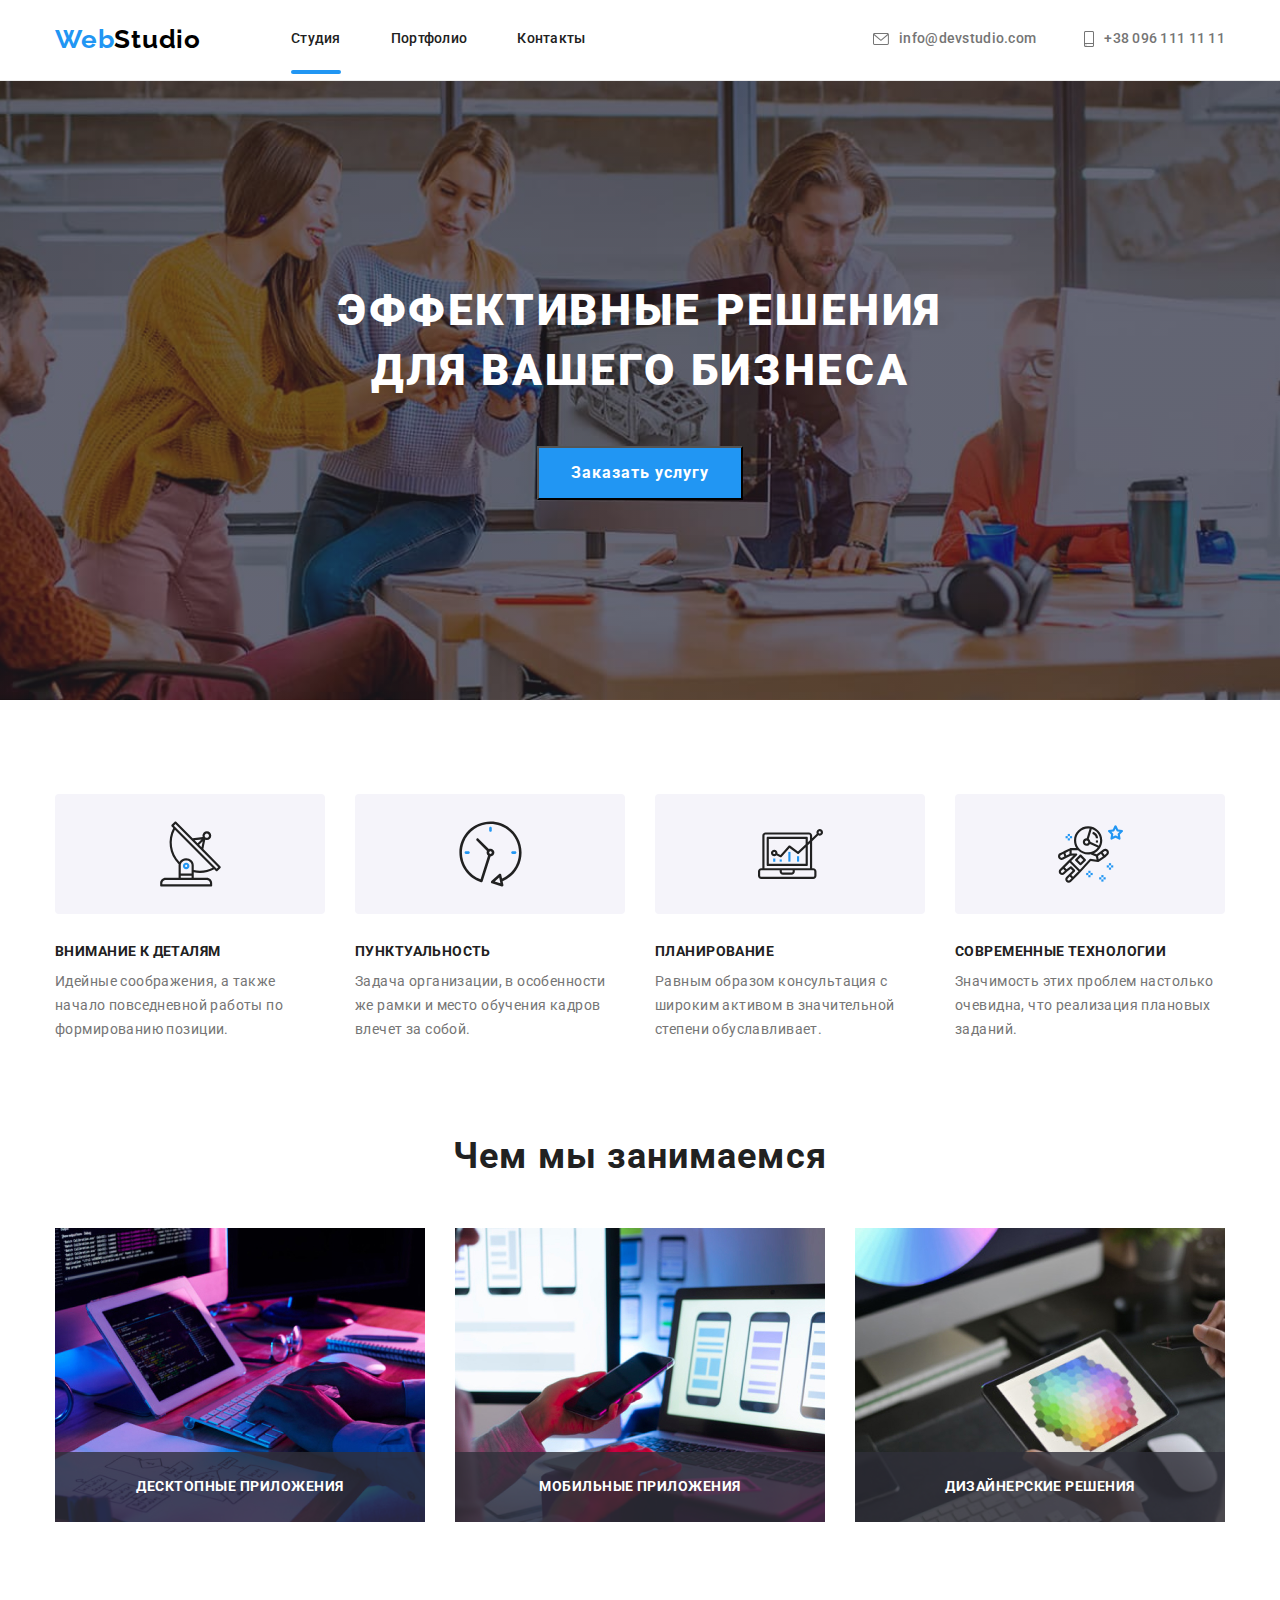
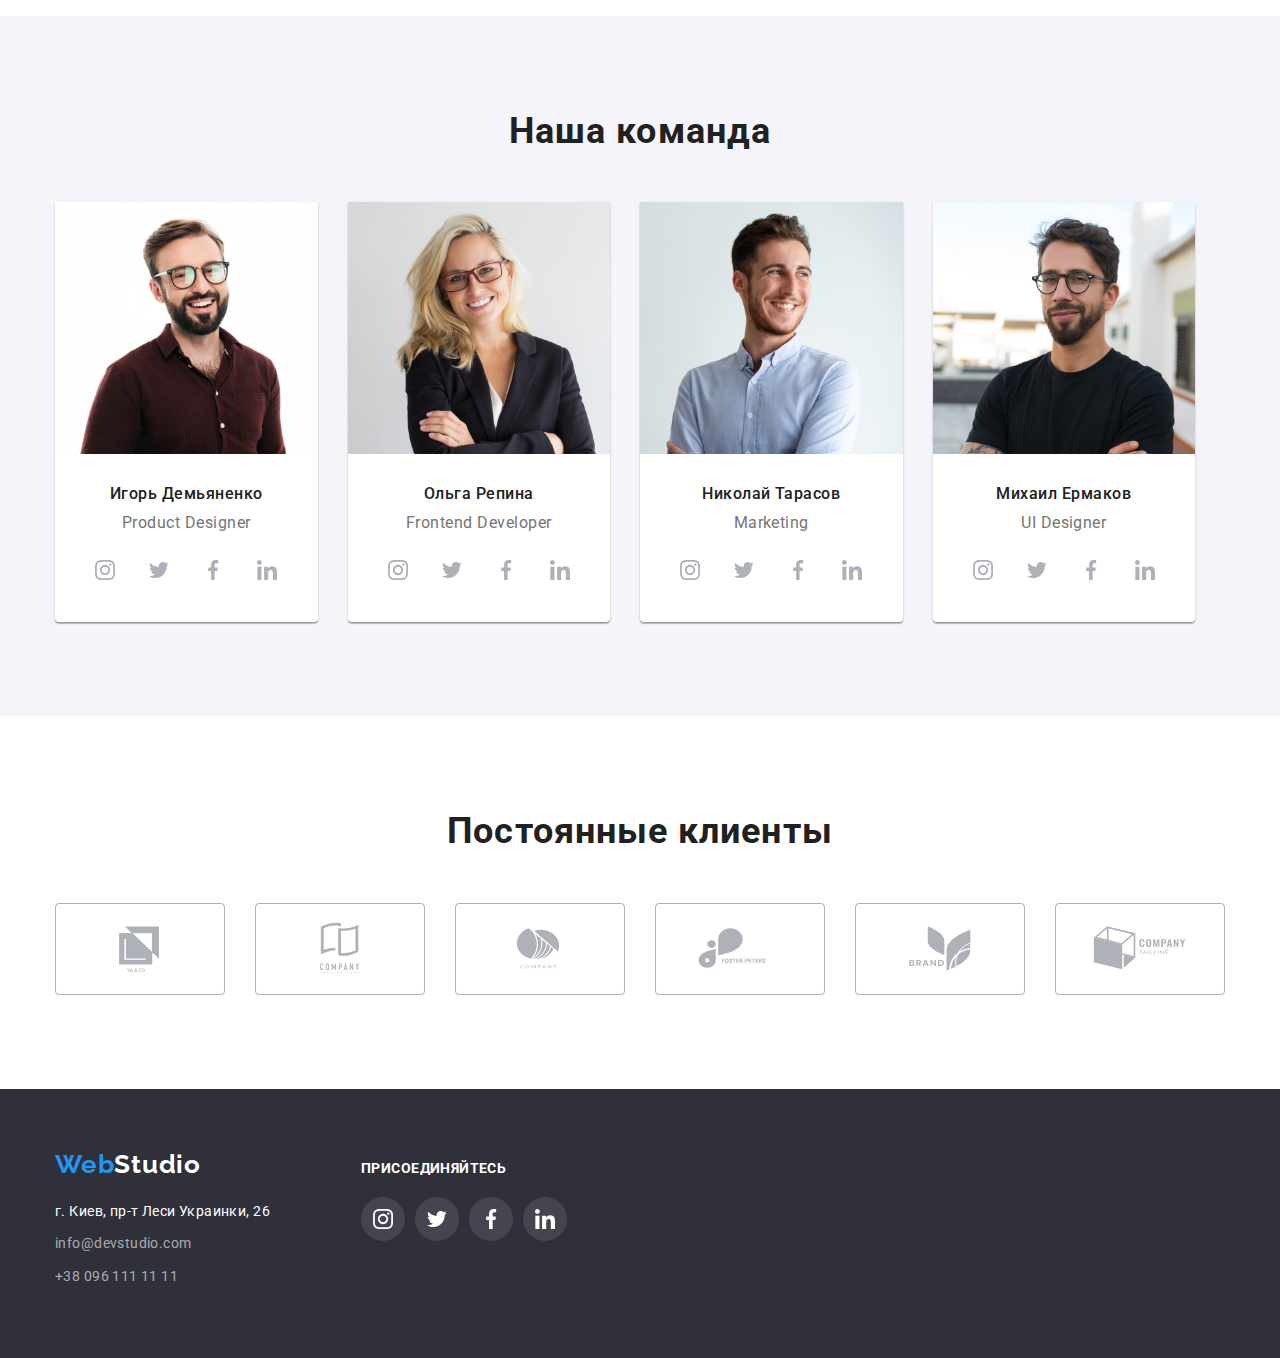
<file: index.html>
<!DOCTYPE html>
<html lang="ru">

<head>
    <meta charset="UTF-8" />
    <meta http-equiv="X-UA-Compatible" content="IE=edge" />
    <meta name="viewport" content="width=, initial-scale=1.0" />
    <title>Document</title>
        <link rel="preconnect" href="https://fonts.googleapis.com">
    <link rel="preconnect" href="https://fonts.gstatic.com" crossorigin>
    <link
        href="https://fonts.googleapis.com/css2?family=Raleway:wght@700&family=Roboto:wght@400;500;700;900&display=swap"
        rel="stylesheet" />
        <link rel="stylesheet" href="https://cdnjs.cloudflare.com/ajax/libs/modern-normalize/0.6.0/modern-normalize.min.css" />
    <link rel="stylesheet" href="./css/style.css" />
</head>

<body>
    <header class="header">
        <div class="container header-container">
        <nav class="header-navigation">
            <a lang="en" class="link header-logo" href="./index.html">Web<span class="logo">Studio</span></a>

            <ul class="list header-list">
                <li class="header-item"><a class="link header-link active" href="">Студия</a></li>
                <li class="header-item"><a class="link header-link" href="./portfolio.html">Портфолио</a></li>
                <li class="header-item"><a class="link header-link" href="">Контакты</a></li>
            </ul>
        </nav>
<div class="header-connect">
<ul class="list header-list">
<li><a class="link header-mail" href="mailto:info@devstudio.com">
    <svg class="mail-icon" 
    width="16" 
    height="12">
    <use href="./images/icons.svg#icon-mail"></use>
    </svg>info@devstudio.com</a>
</li>
<li><a class="link header-tel" href="tel:+380961111111">
    <svg class="phone-icon" 
    width="10" 
    height="16">
    <use href="./images/icons.svg#icon-smartphone"></use>
    </svg>+38 096 111 11 11</a>
</li>
</ul>
</div>
</div>
</header>
<main>
<section class="hero">
<div class="container">            
<h1 class="hero-title">Эффективные решения <br>для вашего бизнеса</h1>
<button class="hero-btn" 
type="button" 
data-modal-open>
Заказать услугу
</button>
</div>
</section>
<section class="section-after-title">
<div class="container">
<h2 class="after-title">Особенности</h2>
<ul class="about-list list">
    <li class="about-item">
        <div class="after-title-icon">
        <svg 
        width="65" 
        height="70">
        <use href="./images/icons.svg#icon-antenna"></use>
        </svg>
        </div>
        <h3 class="after-title-text">Внимание к деталям</h3>
        <p class="about-text">Идейные соображения, а также начало повседневной работы по формированию
            позиции.</p>
    </li>
    <li class="about-item">
        <div class="after-title-icon">
        <svg 
        width="65" 
        height="70">
        <use href="./images/icons.svg#icon-clock"></use>
        </svg>
        </div>
        <h3 class="after-title-text">Пунктуальность</h3>
        <p class="about-text">Задача организации, в особенности же рамки и место обучения кадров влечет за
            собой.</p>
    </li>
    <li class="about-item">
        <div class="after-title-icon">
        <svg
        width="65" 
        height="70">
        <use href="./images/icons.svg#icon-diagram"></use>
        </svg>
        </div>
        <h3 class="after-title-text">Планирование</h3>
        <p class="about-text">Равным образом консультация с широким активом в значительной степени
            обуславливает.</p>
    </li>
    <li class="about-item">
        <div class="after-title-icon">
        <svg 
        width="65" 
        height="70">
        <use href="./images/icons.svg#icon-astronaut"></use>
        </svg>
        </div>
        <h3 class="after-title-text">Современные технологии</h3>
        <p class="about-text">Значимость этих проблем настолько очевидна, что реализация плановых заданий.
        </p>
    </li>
</ul>
</div>
</section>
<section class="section">
    <div class="container">
        <h2 class="about">Чем мы занимаемся</h2>
    <ul class="about-list list">
        <li class="about-img">
            <img src="./images/box1.jpg.jpg.jpg" alt="набор кода" width="370" height="294" />
        <p class="about-img-text">ДЕСКТОПНЫЕ ПРИЛОЖЕНИЯ</p>
        </li>
        <li class="about-img">
            <img src="./images/box2.jpg.jpg.jpg" alt="выбор дизайна" width="370" height="294" />
        <p class="about-img-text">МОБИЛЬНЫЕ ПРИЛОЖЕНИЯ</p>
        </li>
        <li class="about-img">
            <img src="./images/box3.jpg.jpg.jpg" alt="выбор цвета" width="370" height="294" />
            <p class="about-img-text">ДИЗАЙНЕРСКИЕ РЕШЕНИЯ</p>
        </li>
    </ul>
    </div>
</section>
<section class="section team">
    <div class="container">
    <h2 class="about-team">Наша команда</h2>
    <ul class="about-list list">
<li class="text-item">
    <img src="./images/igor.jpg.jpg.jpg" alt="программист 1" width="270" height="260">
    <div class="team-item">
    <h3 class="team-name">Игорь Демьяненко</h3>
    <p lang="en" class="about-proffesion">Product Designer</p>
<ul class="team-social-list list">
    <li class="team-social-item">
        <a href="" class="team-social-link">
        <svg class="team-social-icon" 
        width="20"
        height="20">
        <use href="./images/icons.svg#icon-instagram"></use>
        </svg>
        </a>
    </li>
    <li class="team-social-item">
        <a href="" class="team-social-link">
        <svg class="team-social-icon"      
        width="20"
        height="20">
        <use href="./images/icons.svg#icon-twitter"></use>
        </svg></a>
    </li>
    <li class="team-social-item">
        <a href="" class="team-social-link">
        <svg class="team-social-icon" 
        width="20"
        height="20">
        <use href="./images/icons.svg#icon-facebook"></use>
        </svg></a>
    </li>
    <li class="team-social-item">
        <a href="" class="team-social-link">
        <svg class="team-social-icon" 
        width="20"
        height="20">
        <use href="./images/icons.svg#icon-linkedin"></use>
        </svg></a>
    </li>
</ul>
</div>
</li>
<li class="text-item">
<img src="./images/olga.jpg.jpg.jpg" alt="программист 2" width="270" height="260">
<div class="team-item">
<h3 class="team-name">Ольга Репина</h3>
<p lang="en" class="about-proffesion">Frontend Developer</p>
<ul class="team-social-list list">
    <li class="team-social-item">
        <a href="" class="team-social-link">
        <svg class="team-social-icon" 
        width="20"
        height="20">
        <use href="./images/icons.svg#icon-instagram"></use>
        </svg>
        </a>
    </li>
    <li class="team-social-item">
        <a href="" class="team-social-link">
        <svg class="team-social-icon"      
        width="20"
        height="20">
        <use href="./images/icons.svg#icon-twitter"></use>
        </svg></a>
    </li>
    <li class="team-social-item">
        <a href="" class="team-social-link">
        <svg class="team-social-icon" 
        width="20"
        height="20">
        <use href="./images/icons.svg#icon-facebook"></use>
        </svg></a>
    </li>
    <li class="team-social-item">
        <a href="" class="team-social-link">
        <svg class="team-social-icon" 
        width="20"
        height="20">
        <use href="./images/icons.svg#icon-linkedin"></use>
        </svg></a>
    </li>
</ul>
</div>
</li>
<li class="text-item">
    <img src="./images/nik,jpg.jpg.jpg" alt="программист 3" width="270" height="260">
    <div class="team-item"
><h3 class="team-name">Николай Тарасов</h3>
    <p lang="en" class="about-proffesion">Marketing</p>
<ul class="team-social-list list">
<li class="team-social-item">
    <a href="" class="team-social-link">
    <svg class="team-social-icon" 
    width="20"
    height="20">
    <use href="./images/icons.svg#icon-instagram"></use>
    </svg>
    </a>
</li>
<li class="team-social-item">
    <a href="" class="team-social-link">
    <svg class="team-social-icon"      
    width="20"
    height="20">
    <use href="./images/icons.svg#icon-twitter"></use>
    </svg></a>
</li>
<li class="team-social-item">
    <a href="" class="team-social-link">
    <svg class="team-social-icon" 
    width="20"
    height="20">
    <use href="./images/icons.svg#icon-facebook"></use>
    </svg></a>
</li>
<li class="team-social-item">
    <a href="" class="team-social-link">
    <svg class="team-social-icon" 
    width="20"
    height="20">
    <use href="./images/icons.svg#icon-linkedin"></use>
    </svg></a>
</li>
</ul>
</div>
</li>
<li class="text-item">
<img src="./images/mih,jpg.jpg.jpg" alt="программист 4" width="270" height="260">
<div class="team-item">
<h3 class="team-name">Михаил Ермаков</h3>
<p lang="en" class="about-proffesion">UI Designer</p>
<ul class="team-social-list list">
<li class="team-social-item">
    <a href="" class="team-social-link">
    <svg class="team-social-icon" 
    width="20"
    height="20">
    <use href="./images/icons.svg#icon-instagram"></use>
    </svg>
    </a>
</li>
<li class="team-social-item">
    <a href="" class="team-social-link">
    <svg class="team-social-icon"      
    width="20"
    height="20">
    <use href="./images/icons.svg#icon-twitter"></use>
    </svg></a>
</li>
<li class="team-social-item">
    <a href="" class="team-social-link">
    <svg class="team-social-icon" 
    width="20"
    height="20">
    <use href="./images/icons.svg#icon-facebook"></use>
    </svg></a>
</li>
<li class="team-social-item">
    <a href="" class="team-social-link">
    <svg class="team-social-icon" 
    width="20"
    height="20">
    <use href="./images/icons.svg#icon-linkedin"></use>
    </svg></a>
</li>
</ul>
</div>
</li>
</ul>
</div>
</section>
<section class="section">
<div class="container">
<h2 class="clients">Постоянные клиенты</h2>
<ul class="clients-list list">
<li class="clients-item">
    <a href="" class="clients-link">
        <svg class="clients-icon" 
        width="106" 
        height="60">
        <use href="./images/icons.svg#icon-logo"></use>
        </svg>
    </a>
</li>
<li class="clients-item">
    <a href="" class="clients-link">
        <svg class="clients-icon" width="106" height="60">
            <use href="./images/icons.svg#icon-logo2"></use>
        </svg>
    </a>
</li>
<li class="clients-item">
    <a href="" class="clients-link">
        <svg class="clients-icon" width="106" height="60">
            <use href="./images/icons.svg#icon-logo3"></use>
        </svg>
    </a>
</li>
<li class="clients-item">
    <a href="" class="clients-link">
        <svg class="clients-icon" width="106" height="60">
            <use href="./images/icons.svg#icon-logo4"></use>
        </svg>
    </a>
</li>
<li class="clients-item">
    <a href="" class="clients-link">
        <svg class="clients-icon" width="106" height="60">
            <use href="./images/icons.svg#icon-logo5"></use>
        </svg>
    </a>
</li>
<li class="clients-item">
    <a href="" class="clients-link">
        <svg class="clients-icon" width="106" height="60">
            <use href="./images/icons.svg#icon-logo6"></use>
        </svg>
    </a>
</li>
</ul>
</div>
</section>
</main>
<footer class="footer">
<div class="container">
    <div class="footer-container">
<div class="footer-connect">
<a lang="en" class="link header-logo" href="">Web<span class="footer-logo">Studio</span></a>
<address>
<ul class="footer-left list">
    <li class="item">
    <a class="link footer-adress" href="https://goo.gl/maps/NAtfoEQzkV2NYPrAA" target="_blank"
            rel="noopener noreferrer">
            г. Киев, пр-т Леси Украинки, 26</a>
    </li>
    <li class="item">
        <a class="link footer-item" href="mailto:info@devstudio.com">info@devstudio.com</a></li>
    <li class="item">
        <a class="link footer-item" href="tel:+380961111111">+38 096 111 11 11</a></li>
</ul>
</address>
</div>
<div class="footer-right">
<h3 class="footer-right-text">присоединяйтесь</h3>
<ul class="footer-list list">
    <li class="footer-social-item">
        <a href="" class="footer-social-link">
            <svg class="footer-social-icon" width="20" height="20">
                <use href="./images/icons.svg#icon-instagram"></use>
            </svg>
        </a>
    </li>
    <li class="footer-social-item">
        <a href="" class="footer-social-link">
            <svg class="footer-social-icon" width="20" height="20">
                <use href="./images/icons.svg#icon-twitter"></use>
            </svg></a>
    </li>
    <li class="footer-social-item">
        <a href="" class="footer-social-link">
            <svg class="footer-social-icon" width="20" height="20">
                <use href="./images/icons.svg#icon-facebook"></use>
            </svg></a>
    </li>
    <li class="footer-social-item">
        <a href="" class="footer-social-link">
            <svg class="footer-social-icon" width="20" height="20">
                <use href="./images/icons.svg#icon-linkedin"></use>
            </svg></a>
</ul>
</div>
</div>
</div>
</footer>
<div class="backdrop is-hidden" data-modal>
    <div class="modal">
        <button type="button" class="modal-close" data-modal-close>
            <svg class="modal-close-icon" wight="18" height="18">
                <use href="./images/icons.svg#icon-close"></use>
            </svg>
        </button>
    </div>
</div>
<script src="./js/modal.js"></script>
</body>

</html>
</file>
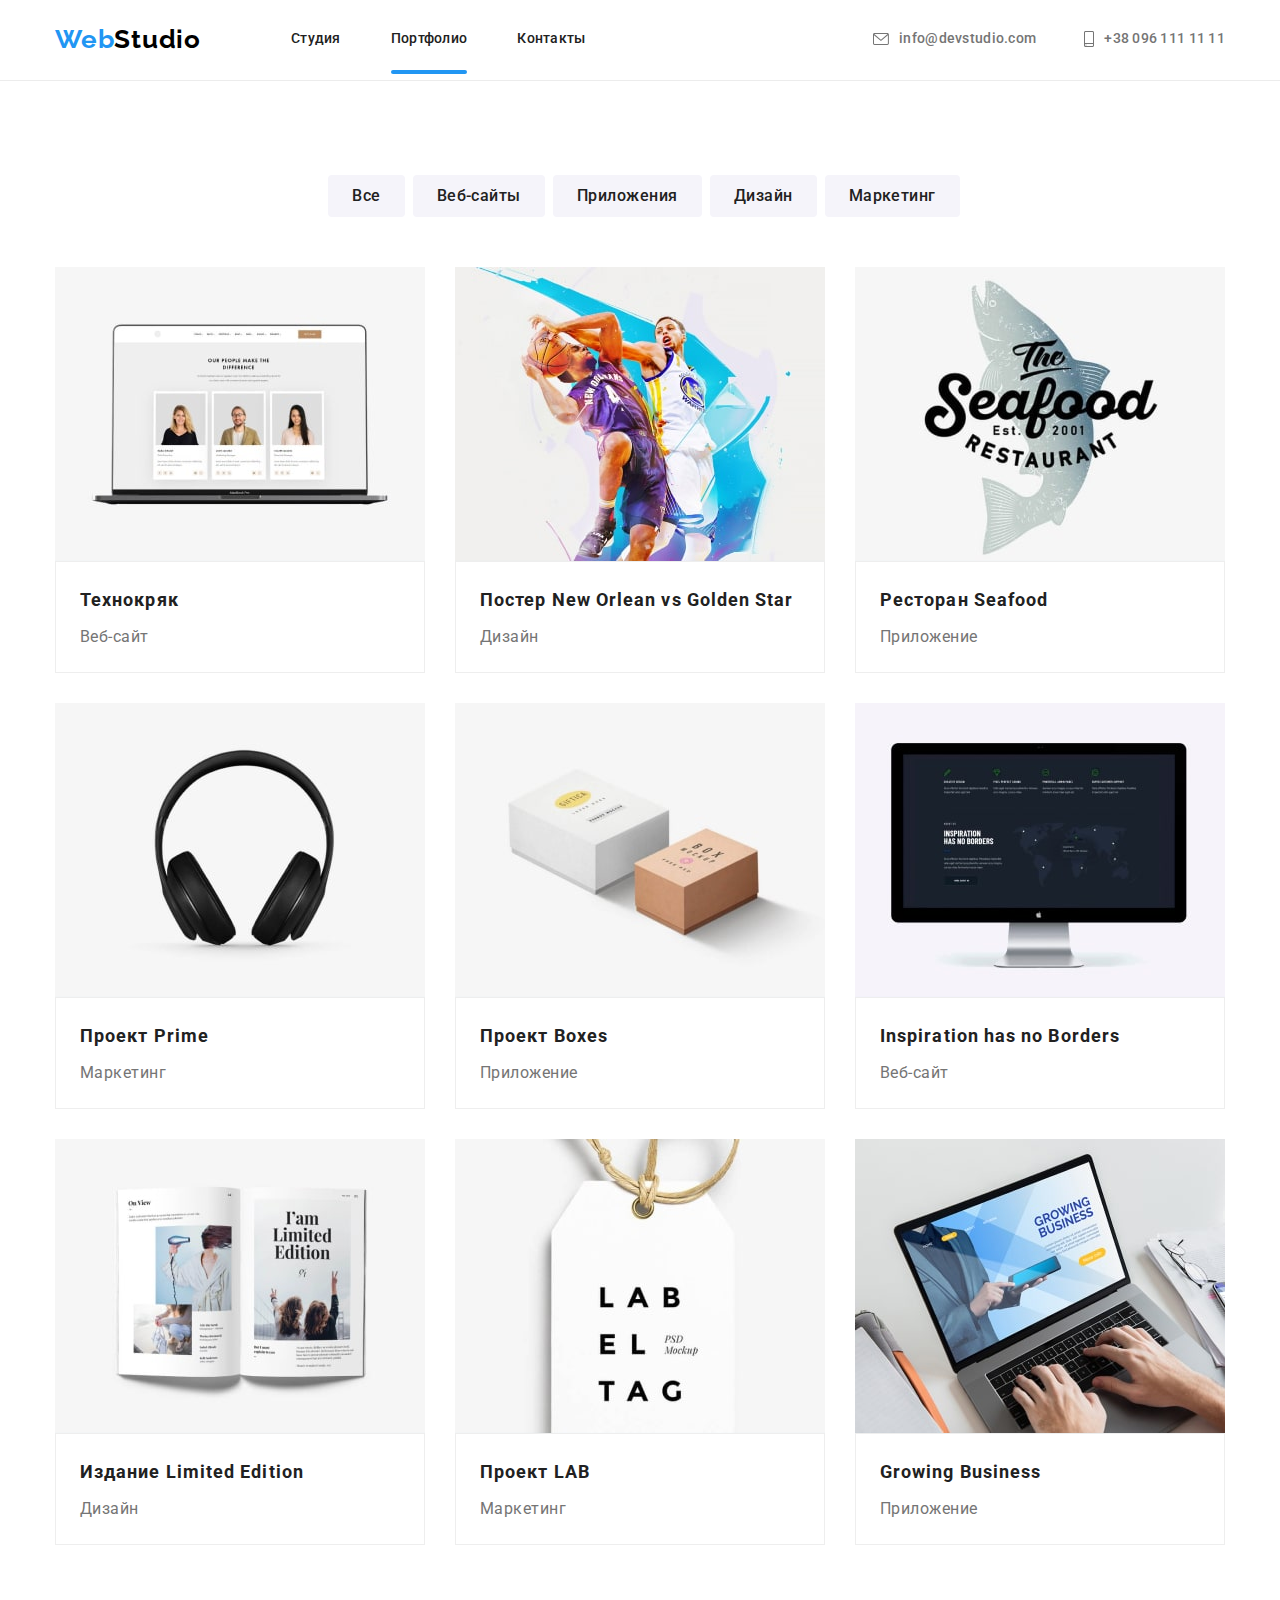
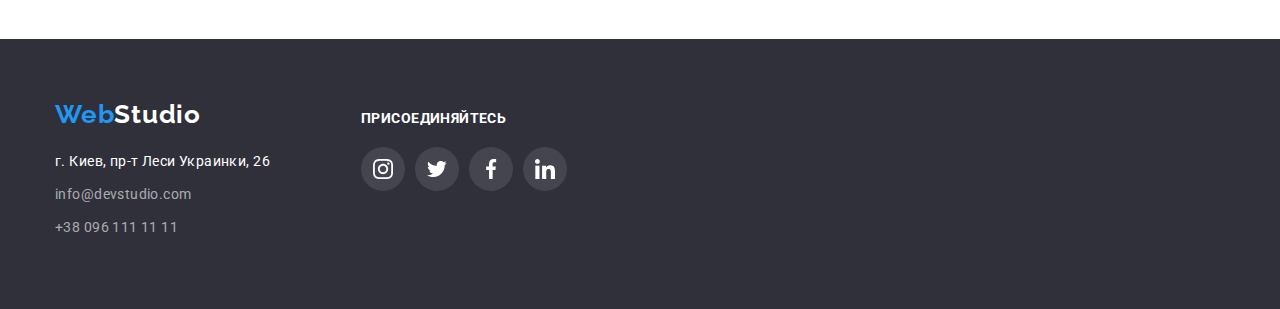
<file: portfolio.html>
<!DOCTYPE html>
<html lang="ru">

<head>
    <meta charset="UTF-8">
    <meta http-equiv="X-UA-Compatible" content="IE=edge">
    <meta name="viewport" content="width=device-width, initial-scale=1.0"><title>Document</title>
    <link rel="preconnect" href="https://fonts.googleapis.com">
    <link rel="preconnect" href="https://fonts.gstatic.com" crossorigin>
    <link
        href="https://fonts.googleapis.com/css2?family=Raleway:wght@700&family=Roboto:wght@400;500;700;900&display=swap"
        rel="stylesheet" />
        <link rel="stylesheet" href="https://cdnjs.cloudflare.com/ajax/libs/modern-normalize/0.6.0/modern-normalize.min.css" />
    <link rel="stylesheet" href="./css/style.css" />
</head>

<body class="main-body-color">
<header class="header">
<div class="container header-container">
<nav class="header-navigation">
<a lang="en" class="link header-logo" href="./index.html">Web<span class="logo">Studio</span></a>

<ul class="list header-list">
    <li class="header-item"><a class="link header-link" href="./index.html">Студия</a></li>
    <li class="header-item"><a class="link header-link active" href="./portfolio.html">Портфолио</a>
    </li>
    <li class="header-item"><a class="link header-link" href="">Контакты</a></li>
</ul>
</nav>
<div class="header-connect">
<ul class="list header-list">
    <li><a class="link header-mail" href="mailto:info@devstudio.com">
            <svg class="mail-icon" width="16" height="12">
                <use href="./images/icons.svg#icon-mail"></use>
            </svg>info@devstudio.com</a>
    </li>
    <li><a class="link header-tel" href="tel:+380961111111">
            <svg class="phone-icon" width="10" height="16">
                <use href="./images/icons.svg#icon-smartphone"></use>
            </svg>+38 096 111 11 11</a>
    </li>
</ul>
</div>
</div>
</header>
<main>
<section class="portfolio-section">
<div class="container">
<h2 class="after-title">Портфолио</h2>
<ul class="filter-list list">
    <li class="filter-item">
        <button class="portfolio-btn" type="button">Все</button>
        </li>
    <li class="filter-item">
            <button class="portfolio-btn" type="button">Веб-сайты</button>
        </li>
    <li class="filter-item">
            <button class="portfolio-btn" type="button">Приложения</button>
        </li>
    <li class="filter-item">
            <button class="portfolio-btn" type="button">Дизайн</button>
        </li>
    <li class="filter-item">
            <button class="portfolio-btn" type="button">Маркетинг</button>
        </li>
</ul>
<ul class="filter-img list">
    <li class="portfolio-item">
        <a class="portfolio-link link" href="">
        <div class="portfolio-item-wrap">
        <img src="./images/tehnok-min.jpg" alt="компьютер" width="370" height="294">
        <p class="portfolio-top-text">Технокряк это современная площадка распространения коронавируса. Компании используют эту платформу для цифрового шпионажа и атак на защищённые сервера конкурентов</p>
        </div>
        <div class="filter">
            <h3 class="after-img">Технокряк</h3>
            <p class="about-img">Веб-сайт</p>
        </div>
        </a>
    </li>
    <li class="portfolio-item">
        <a class="portfolio-link link" href="">
        <div class="portfolio-item-wrap">
        <img src="./images/orlean-min.jpg" alt="постер" width="370" height="294">
        <p class="portfolio-top-text">Технокряк это современная площадка распространения коронавируса. Компании используют эту платформу для цифрового шпионажа и атак на защищённые сервера конкурентов</p>
        </div>
        <div class="filter">
            <h3 class="after-img">Постер New Orlean vs Golden Star</h3>
            <p class="about-img">Дизайн</p>
        </div>
        </a>
    </li>
    <li class="portfolio-item">
        <a class="portfolio-link link" href="">
        <div class="portfolio-item-wrap">
        <img src="./images/seafood-min.jpg" alt="рыба" width="370" height="294">
        <p class="portfolio-top-text">Технокряк это современная площадка распространения коронавируса. Компании используют эту платформу для цифрового шпионажа и атак на защищённые сервера конкурентов</p>
        </div>
        <div class="filter">
            <h3 class="after-img">Ресторан Seafood</h3>
            <p class="about-img">Приложение</p>
        </div>
        </a>
    </li>
    <li class="portfolio-item">
        <a class="portfolio-link link" href="">
        <div class="portfolio-item-wrap">
        <img src="./images/prime-min.jpg" alt="наушники" width="370" height="294">
        <p class="portfolio-top-text">Технокряк это современная площадка распространения коронавируса. Компании используют эту платформу для цифрового шпионажа и атак на защищённые сервера конкурентов</p>
        </div>
        <div class="filter">
            <h3 class="after-img">Проект Prime</h3>
            <p class="about-img">Маркетинг</p>
        </div>
        </a>
    </li>
    <li class="portfolio-item">
        <a class="portfolio-link link" href="">
        <div class="portfolio-item-wrap">
        <img src="./images/boxes-min.jpg" alt="коробки" width="370" height="294">
        <p class="portfolio-top-text">Технокряк это современная площадка распространения коронавируса. Компании используют эту платформу для цифрового шпионажа и атак на защищённые сервера конкурентов</p>
        </div>
        <div class="filter">
            <h3 class="after-img">Проект Boxes</h3>
            <p class="about-img">Приложение</p>
        </div>
        </a>
    </li>
    <li class="portfolio-item">
        <a class="portfolio-link link" href="">
        <div class="portfolio-item-wrap">
        <img src="./images/borders-min.jpg" alt="монитор" width="370" height="294">
        <p class="portfolio-top-text">Технокряк это современная площадка распространения коронавируса. Компании используют эту платформу для цифрового шпионажа и атак на защищённые сервера конкурентов</p>
        </div>
        <div class="filter">
            <h3 class="after-img">Inspiration has no Borders</h3>
            <p class="about-img">Веб-сайт</p>
        </div>
        </a>
    </li>
    <li class="portfolio-item">
        <a class="portfolio-link link" href="">
        <div class="portfolio-item-wrap">
        <img src="./images/edition-min.jpg" alt="журнал" width="370" height="294">
        <p class="portfolio-top-text">Технокряк это современная площадка распространения коронавируса. Компании используют эту платформу для цифрового шпионажа и атак на защищённые сервера конкурентов</p>
        </div>
        <div class="filter">
            <h3 class="after-img">Издание Limited Edition</h3>
            <p class="about-img">Дизайн</p>
        </div>
        </a>
    </li>
    <li class="portfolio-item">
        <a class="portfolio-link link" href="">
        <div class="portfolio-item-wrap">
        <img src="./images/lab-min.jpg" alt="этикетка" width="370" height="294">
        <p class="portfolio-top-text">Технокряк это современная площадка распространения коронавируса. Компании используют эту платформу для цифрового шпионажа и атак на защищённые сервера конкурентов</p>
        </div>
        <div class="filter">
            <h3 class="after-img">Проект LAB</h3>
            <p class="about-img">Маркетинг</p>
        </div>
        </a>
    </li>
    <li class="portfolio-item">
        <a class="portfolio-link link" href="">
        <div class="portfolio-item-wrap">
        <img src="./images/growing-min.jpg" alt="ноутбук" width="370" height="294">
        <p class="portfolio-top-text">Технокряк это современная площадка распространения коронавируса. Компании используют эту платформу для цифрового шпионажа и атак на защищённые сервера конкурентов</p>
        </div>
        <div class="filter">
            <h3 class="after-img">Growing Business</h3>
            <p class="about-img">Приложение</p>
        </div>
        </a>
    </li>
</ul>
</div>
</section>
</main>
<footer class="footer">
<div class="container">
<div class="footer-container">
<div class="footer-connect">
<a lang="en" class="link header-logo" href="">Web<span class="footer-logo">Studio</span></a>
<address>
<ul class="footer-left list">
    <li class="item">
        <a class="link footer-adress" href="https://goo.gl/maps/NAtfoEQzkV2NYPrAA" target="_blank"
            rel="noopener noreferrer">
            г. Киев, пр-т Леси Украинки, 26</a>
    </li>
    <li class="item">
        <a class="link footer-item" href="mailto:info@devstudio.com">info@devstudio.com</a>
    </li>
    <li class="item">
        <a class="link footer-item" href="tel:+380961111111">+38 096 111 11 11</a>
    </li>
</ul>
</address>
</div>
<div class="footer-right">
<h3 class="footer-right-text">присоединяйтесь</h3>
<ul class="footer-list list">
<li class="footer-social-item">
    <a href="" class="footer-social-link">
        <svg class="footer-social-icon" width="20" height="20">
            <use href="./images/icons.svg#icon-instagram"></use>
        </svg>
    </a>
</li>
<li class="footer-social-item">
    <a href="" class="footer-social-link">
        <svg class="footer-social-icon" width="20" height="20">
            <use href="./images/icons.svg#icon-twitter"></use>
        </svg></a>
</li>
<li class="footer-social-item">
    <a href="" class="footer-social-link">
        <svg class="footer-social-icon" width="20" height="20">
            <use href="./images/icons.svg#icon-facebook"></use>
        </svg></a>
</li>
<li class="footer-social-item">
    <a href="" class="footer-social-link">
        <svg class="footer-social-icon" width="20" height="20">
            <use href="./images/icons.svg#icon-linkedin"></use>
        </svg></a>
</ul>
</div>
</div>
</div>
</footer>
</body>

</html>
</file>
<file: css/style.css>
:root {
    --main-title-color: #ffffff;
    --main-text-color: #757575;
    --second-text-color: #212121;
    --third-text-color: #ffffff;
    --fourth-text-color: #2196F3;
    --main-btn-color: #ffffff;
    --second-btn-color: #212121;
    --header-text-color: #212121;
    --second-header-color: #757575;
    --main-bg-color:#2F303A;
    --second-bg-color: #F5F4FA;
    --third-bg-color: #ffffff;
    --fourht-bg-color: #2196f3;

}

p,h1,h2,h3,h4,h5,h6{
  margin:0
}

ul{
  margin: 0;
  padding: 0;
}

img {
    display: block;
    max-width: 100%;
    height: auto;
}

.container{
  width: 1200px;
  padding-left: 15px;
  padding-right: 15px;
  margin: 0 auto; 
  }

.section-after-title{
  padding-top: 94px;
  padding-bottom: 0px;
}

.section{
  padding-top: 94px;
  padding-bottom: 94px;
}

body {
        font-family:"Roboto" ;
        }

.main-body-color{
  color: var(--third-bg-color);
}

.list {
    list-style: none;
}

.link {
  text-decoration: none;  
}

/* -----------------------HEADER--------------------- */

.header{
font-weight: 500;
font-size: 14px;
line-height: 1.14;
letter-spacing: 0.02em;
padding-top: 24px;
padding-bottom: 25px;
border-bottom:  1px solid #ECECEC;
max-width: 100%;
margin: 0 auto;
}

.header-logo{
margin-right: 90px;
outline: none;
}

.header-list{
display: flex;
}

.header-navigation{
display: flex;
align-items: center;
}

.header-item:not(:last-child){
margin-right: 50px;
}

.header-container{
display: flex;
align-items: center;
}

.header-link:hover,
.header-link:focus,
.current{
color: var(--fourth-text-color);
}


.header-connect{
margin-left: auto;
}

.header-link.current{
color: var(--fourth-text-color);
}

.header-link.active::after{
content: "";
width: 100%;
height: 4px;
background-color: #2196F3;
position: absolute;
display: block;
bottom: -28px;
left: 0;
border-radius: 2px;
}

.header-link{
color: var(--header-text-color);
transition: color 250ms;
transition-timing-function:cubic-bezier(0.4, 0, 0.2, 1);
position: relative;
outline: none;
}

.header-mail{
  display: flex;
  align-items: center;
  color: var(--second-header-color);
  transition: color 250ms;
  transition-timing-function: cubic-bezier(0.4, 0, 0.2, 1);
  outline: none;
}

.header-mail:hover,
.header-mail:focus{
color: var(--fourth-text-color);
}

.mail-icon{
  margin-right: 10px;
  fill: currentColor;
}

.mail-icon:hover,
.mail-icon:focus{
  color: var(--fourth-text-color);
}

.phone-icon{
  margin-right: 10px;
  fill: currentColor;
}

.phone-icon:hover,
.phone-icon:focus{
  color: var(--fourth-text-color);
}

.header-tel:hover,
.header-tel:focus{
color: var(--fourth-text-color);
}

.header-tel{
color: var(--second-header-color);
transition: color 250ms;
transition-timing-function:cubic-bezier(0.4, 0, 0.2, 1);
outline: none;
}

.header-tel{
  display: flex;
  align-items: center;
  margin-left: 48px;
}

.header-logo{
font-family: Raleway, sans-serif;
font-weight: 700;
font-size: 26px;
line-height: 1.19;
/* identical to box height */
letter-spacing: 0.03em;

color: #2196F3;
}

.logo{
font-family: Raleway, sans-serif;
font-weight: 700;
font-size: 26px;
line-height: 1.19;
/* identical to box height */
letter-spacing: 0.03em;

color: #000000;
}

/* -----------------------HERO--------------------- */

.hero{
  padding-top: 200px;
  padding-bottom: 200px;
  background-color: var(--main-bg-color);
  background-image: linear-gradient(
  rgba(47, 48, 58, 0.4),
  rgba(47, 48, 58, 0.4)), 
  url(../images/hero-bg.jpg);
  margin: 0 auto;
  background-repeat: no-repeat;
  background-size: cover;
  background-position: center;
  max-width: 1600px;
}

.hero-title{font-weight: 900;
font-size: 44px;
line-height: 1.36;
text-align: center;
letter-spacing: 0.06em;
text-transform: uppercase;
margin-bottom: 45px;
color: var(--main-title-color);
}

.hero-btn{
background-color: #2196F3;
font-family: inherit;
font-weight: bold;
font-size: 16px;
line-height: 1.88;
display: flex;
align-items: center;
text-align: center;
margin: auto;
letter-spacing: 0.06em;
cursor: pointer;
padding: 10px 32px 10px 32px;

color:var(--main-title-color);
}

/* -----------------------AFTER TITLE--------------------- */

.after-title{
  display:none;
}

.about-list{
  display: flex;
  align-items: center;
}

.about-item:not(:last-child){
margin-right: 30px;
}

.after-title-text{
font-size: 14px;
line-height: 1.14;
letter-spacing: 0.03em;
text-transform: uppercase;
display: flex;
align-items: center;
margin-bottom: 10px;
color: var(--second-text-color);
}

.about-text{
font-size: 14px;
line-height: 1.71;
/* or 171% */
letter-spacing: 0.03em;
max-width: 270px;
color: var(--main-text-color);
}

.after-title-icon{
display: flex;
width: 100%;
align-items: center;
justify-content: center;
margin-bottom: 30px;
background-color: #F5F4FA;
border-radius: 4px;
height: 120px;
}

/* -----------------------ABOUT--------------------- */

.about{
font-size: 36px;
line-height: 1.17;
text-align: center;
letter-spacing: 0.03em;
margin-bottom: 50px;
color: var(--second-text-color);
}

.about-img:not(:last-child){
margin-right: 30px;
}

.about-img{
position: relative;
}

.about-img-text{
font-weight: bold;
font-size: 14px;
line-height: 1.14;
color: #ffffff;
background-color: rgba(47, 48, 58, 0.8);
width: 370px;
height: 70px;
padding: 27px 27px;
text-align: center;
display: block;
position: absolute;
bottom: 0;
left: 0;
}

/* -----------------------TEAM<--------------------- */

.team{
  background-color: var(--second-bg-color);
  background-size: 1600px;
}

.about-team{
font-size: 36px;
line-height: 1.17;
text-align: center;
letter-spacing: 0.03em;
margin-bottom: 50px;
color: var(--second-text-color);
}

.text-item{
  background-color: var(--third-bg-color);
  margin-right: 30px;
  background: #FFFFFF;
  box-shadow: 0px 1px 3px rgba(0, 0, 0, 0.12), 0px 1px 1px rgba(0, 0, 0, 0.14), 0px 2px 1px rgba(0, 0, 0, 0.2);
  border-radius: 0px 0px 4px 4px;
}

.team-item{
text-align: center;
padding-top: 30px;
padding-bottom: 30px;
}

.team-name{
font-weight: 500;
font-size: 16px;
line-height: 1.19;
/* identical to box height */
letter-spacing: 0.03em;
color: var(--second-text-color);
}

.about-proffesion{
font-size: 16px;
line-height: 1.19;
/* identical to box height */
letter-spacing: 0.03em;
margin-top: 10px;
margin-bottom: 16px;
color: var(--main-text-color);
}

.team-social-list{
  display: flex;
  justify-content: center;

}

.team-social-item{
width: 44px;
height: 44px;
border-radius: 50%;
}

.team-social-item + .team-social-item{
  margin-left: 10px;
}

.team-social-link{
  width: 100%;
  height: 100%;
  display: flex;
  align-items: center;
  justify-content: center;
  border-radius: 50%;
  color: #AFB1B8;
  outline: none;
  transition: color 250ms;
  transition-timing-function:cubic-bezier(0.4, 0, 0.2, 1);
  transition: background-color 250ms;
  transition-timing-function:cubic-bezier(0.4, 0, 0.2, 1);
}

.team-social-icon{
  fill:currentColor;
  transition: color 250ms;
  transition-timing-function:cubic-bezier(0.4, 0, 0.2, 1);
  transition: background-color 250ms;
  transition-timing-function:cubic-bezier(0.4, 0, 0.2, 1);
}

.team-social-link:hover,
.team-social-link:focus{
  background-color: #2196F3;
  color:#ffffff;
}

/* -----------------------CLIENTS--------------------- */

.clients{
font-weight: bold;
font-size: 36px;
line-height: 1.17;
text-align: center;
letter-spacing: 0.03em;
margin-bottom: 50px;
color: var(--header-text-color);
}

.clients-list{
  display: flex;
}

.clients-link{
width: 170px;
height: 92px;
border: 1px solid #AFB1B8;
box-sizing: border-box;
border-radius:4px;
fill:#AFB1B8;
display: flex;
justify-content: center;
align-items: center;
padding: 16px 32px 16px 32px;
outline: none;
transition: border 250ms;
transition-timing-function:cubic-bezier(0.4, 0, 0.2, 1);
}

.clients-link:hover,
.clients-link:focus{
   border: 1px solid#2196F3;
}

.clients-link:hover .clients-icon,
.clients-link:focus .clients-icon,
.current{
  fill:#2196F3;
}

.clients-icon{
transition: fill 250ms;
transition-timing-function:cubic-bezier(0.4, 0, 0.2, 1);
}

.clients-item:not(:last-child){
  margin-right: 30px;
}

.clients-item{
display: flex;
align-items: center;
}
/* -----------------------FOOTER--------------------- */

.footer{
background-color: var(--main-bg-color);
padding-top: 60px;
padding-bottom: 60px;
}

.footer-container{
display: flex;  
margin-left: auto;
align-items: baseline;
}

.footer-logo{
font-family: Raleway, sans-serif;
font-style: normal;
font-weight: 700;
font-size: 26px;
line-height: 1.19;
/* identical to box height */
letter-spacing: 0.03em;
color:#ffffff;
}

.footer-left{
  margin-left: auto;
  margin-top: 20px;
}

.footer-list{
 display: flex;
 justify-content: center;
 align-items: center;
 margin-top: 20px;
}

.footer-item:hover,
.footer-item:focus{
  color: var(--fourth-text-color);
}

.item{
margin-bottom: 9px;
}

.footer-item{
font-family: inherit;
font-style: normal;
font-weight: normal;
font-size: 14px;
line-height: 1.71;
/* or 171% */
letter-spacing: 0.03em;
color: rgba(255, 255, 255, 0.6);
outline: none;
}

.footer-adress{
font-style: normal;
font-weight: normal;
font-size: 14px;
line-height: 1.71;
/* or 171% */
letter-spacing: 0.03em;
color: var(--third-text-color);
outline: none;
}

.footer-right-text{
font-weight: bold;
font-size: 14px;
line-height: 1.14;
letter-spacing: 0.03em;
text-transform: uppercase;
color: var(--third-text-color);
}

.footer-connect{
 margin-right: 70px;
}

.footer-social-item{
  width: 44px;
  height: 44px;
  }

.footer-social-item + .footer-social-item{
  margin-left: 10px;
}

.footer-social-link{
  width: 100%;
  height: 100%;
  border-radius: 50%;
  display: flex;
  align-items: center;
  justify-content: center;
  background-color:rgba(255, 255, 255, 0.1);
  color: #ffffff;
  outline: none;
  transition: color 250ms;
  transition-timing-function:cubic-bezier(0.4, 0, 0.2, 1);
  transition: background-color 250ms;
  transition-timing-function:cubic-bezier(0.4, 0, 0.2, 1);
}

.footer-social-icon{
  fill:currentColor;
}

.footer-social-link:hover,
.footer-social-link:focus{
  background-color: #2196F3;
  color:#ffffff;
}


/* -----------------------MODAL <--------------------- */

.backdrop{
  position: fixed;
  top: 0;
  left: 0;
  width: 100%;
  height: 100%;
  background-color:rgba(0, 0, 0, 0.2);
  transition: opacity 1000ms, visibility 1000ms;
}

.modal{
  position: absolute;
  top:50%;
  left:50%;
  width: 528px;
  min-height: 581px;
  background-color: #ffffff;
  box-shadow: 0px 1px 3px rgba(0, 0, 0, 0.12), 0px 1px 1px rgba(0, 0, 0, 0.14), 0px 2px 1px rgba(0, 0, 0, 0.2);
  border-radius: 4px;
  transform: translate(-50%,-50%) scale(1) rotate(0);
  transition: transform 1000ms;
}


.backdrop.is-hidden .modal{
  transform: scale(1.5) rotate(180deg) translate(1000px);
  transition: transform 1000ms;
}

.modal-close{
width: 30px;
height: 30px;
background-color:#ffffff;
border: 1px solid rgba(0, 0, 0, 0.1);
border-radius: 50%;
position: absolute;
top: 10px;
right: 10px;
display: flex;
align-items: center;
justify-content: center;
}

.is-hidden{
  visibility: hidden;
  opacity: 0;
  pointer-events: none;
}

/* -----------------------PORTFOLIO<--------------------- */

.portfolio-section{
  padding-top: 94px;
  padding-bottom: 94px;
}

.portfolio-btn:hover,
.portfolio-btn:focus,
.current{
  color: var(--third-text-color);
  background-color: var(--fourht-bg-color);
  box-shadow: 0px 3px 1px rgba(0, 0, 0, 0.1), 0px 1px 2px rgba(0, 0, 0, 0.08), 0px 2px 2px rgba(0, 0, 0, 0.12);
}

.filter-list{
  margin-bottom: 50px;
  display: flex;
  justify-content: center;
}

.filter-item{
  margin-left: 8px;
}

.portfolio-btn{
background-color: var(--second-bg-color);
font-family: inherit;
font-weight: 500;
font-size: 16px;
line-height: 1.63;
text-align: center;
letter-spacing: 0.03em;
cursor: pointer;
color: var(--second-btn-color);
border-radius: 4px;
padding: 6px 22px;
min-width: 73px;
border: 2px solid transparent;
transition: color 250ms;
transition-timing-function:cubic-bezier(0.4, 0, 0.2, 1);
transition: background-color 250ms;
transition-timing-function:cubic-bezier(0.4, 0, 0.2, 1);
outline: none;
}

.filter-img{
    display: flex;
    flex-wrap: wrap;
    margin-right: -30px;
    margin-bottom: -30px;
}

.portfolio-item{
  background: var(--third-bg-color);
  flex-basis: calc(100% / 3 - 30px);
  margin-right: 30px;
  margin-bottom: 30px;
  transition-property: box-shadow;
  transition-duration: 250ms;
  transition-timing-function: cubic-bezier(0.4, 0, 0.2, 1);

}

.portfolio-item:hover,
.portfolio-item:focus,
.current{
  box-shadow: 0px 1px 1px rgba(0, 0, 0, 0.12), 0px 4px 4px rgba(0, 0, 0, 0.06), 1px 4px 6px rgba(0, 0, 0, 0.16);
}

.portfolio-link:hover .portfolio-top-text,
.portfolio-link:focus .portfolio-top-text{
 transform: translateY(0);
 box-shadow: 0px 1px 1px rgba(0, 0, 0, 0.12), 0px 4px 4px rgba(0, 0, 0, 0.06), 1px 4px 6px rgba(0, 0, 0, 0.16);
}

.portfolio-link{
  box-shadow: 0px 1px 1px rgba(0, 0, 0, 0.12), 0px 4px 4px rgba(0, 0, 0, 0.06), 1px 4px 6px rgba(0, 0, 0, 0.16);
  outline: none;
  
}

.portfolio-item-wrap{
 position: relative;
 overflow: hidden; 
}

.portfolio-top-text{
font-size: 18px;
line-height: 1.56;
color: #ffffff;
background-color: rgba(33, 150, 243, 0.9);
width: 100%;
height: 100%;
padding: 63px 24px 63px 24px;
position: absolute;
top: 0;
left: 0;
transform: translateY(100%);
transition: transform 250ms linear;
}

.filter{
  padding: 20px 24px 20px 24px;
  border-top: none;
  border: 1px solid #EEEEEE;
  }

.after-img{
font-size: 18px;
line-height: 2.00;
/* identical to box height, or 200% */
letter-spacing: 0.06em;
margin-bottom: 4px;
color: var(--second-text-color);
}

.about-img{
font-size: 16px;
line-height: 1.88;
/* identical to box height, or 187% */
letter-spacing: 0.03em;
color: var(--main-text-color);
}
</file>
